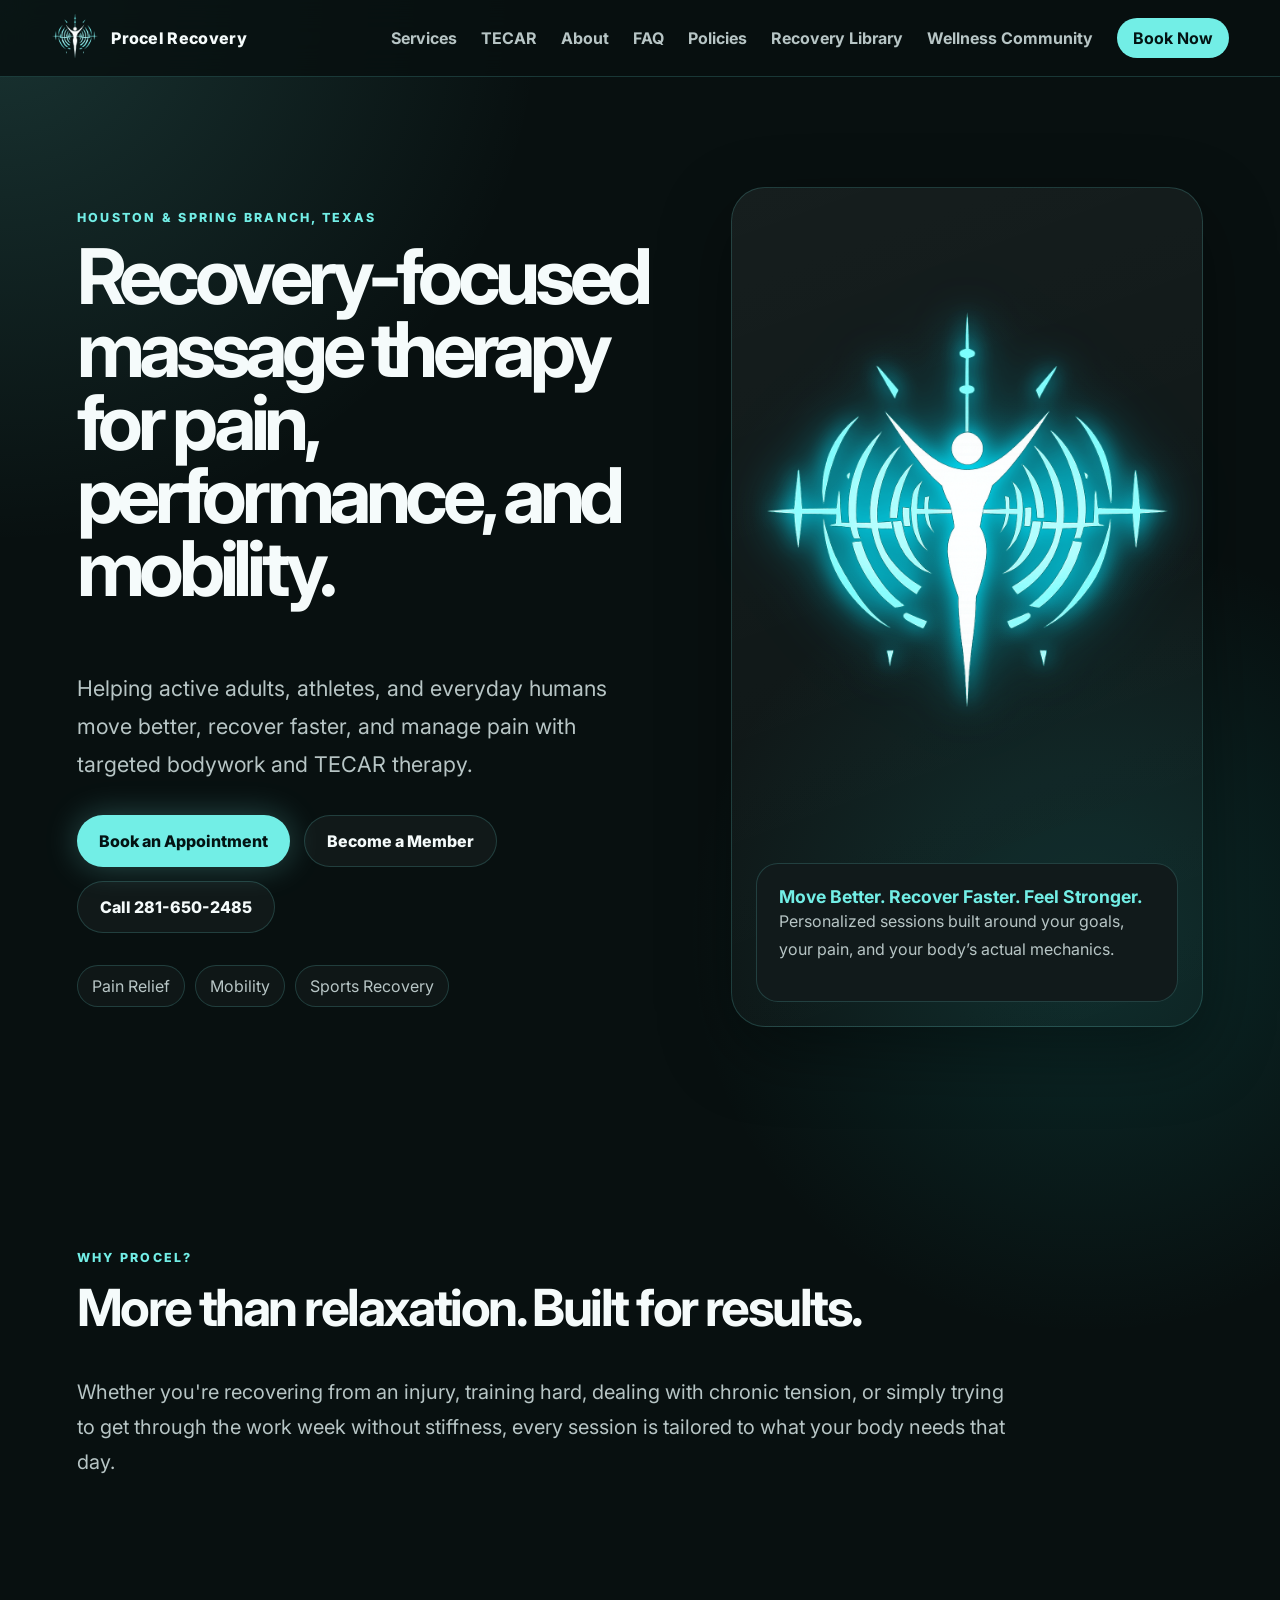
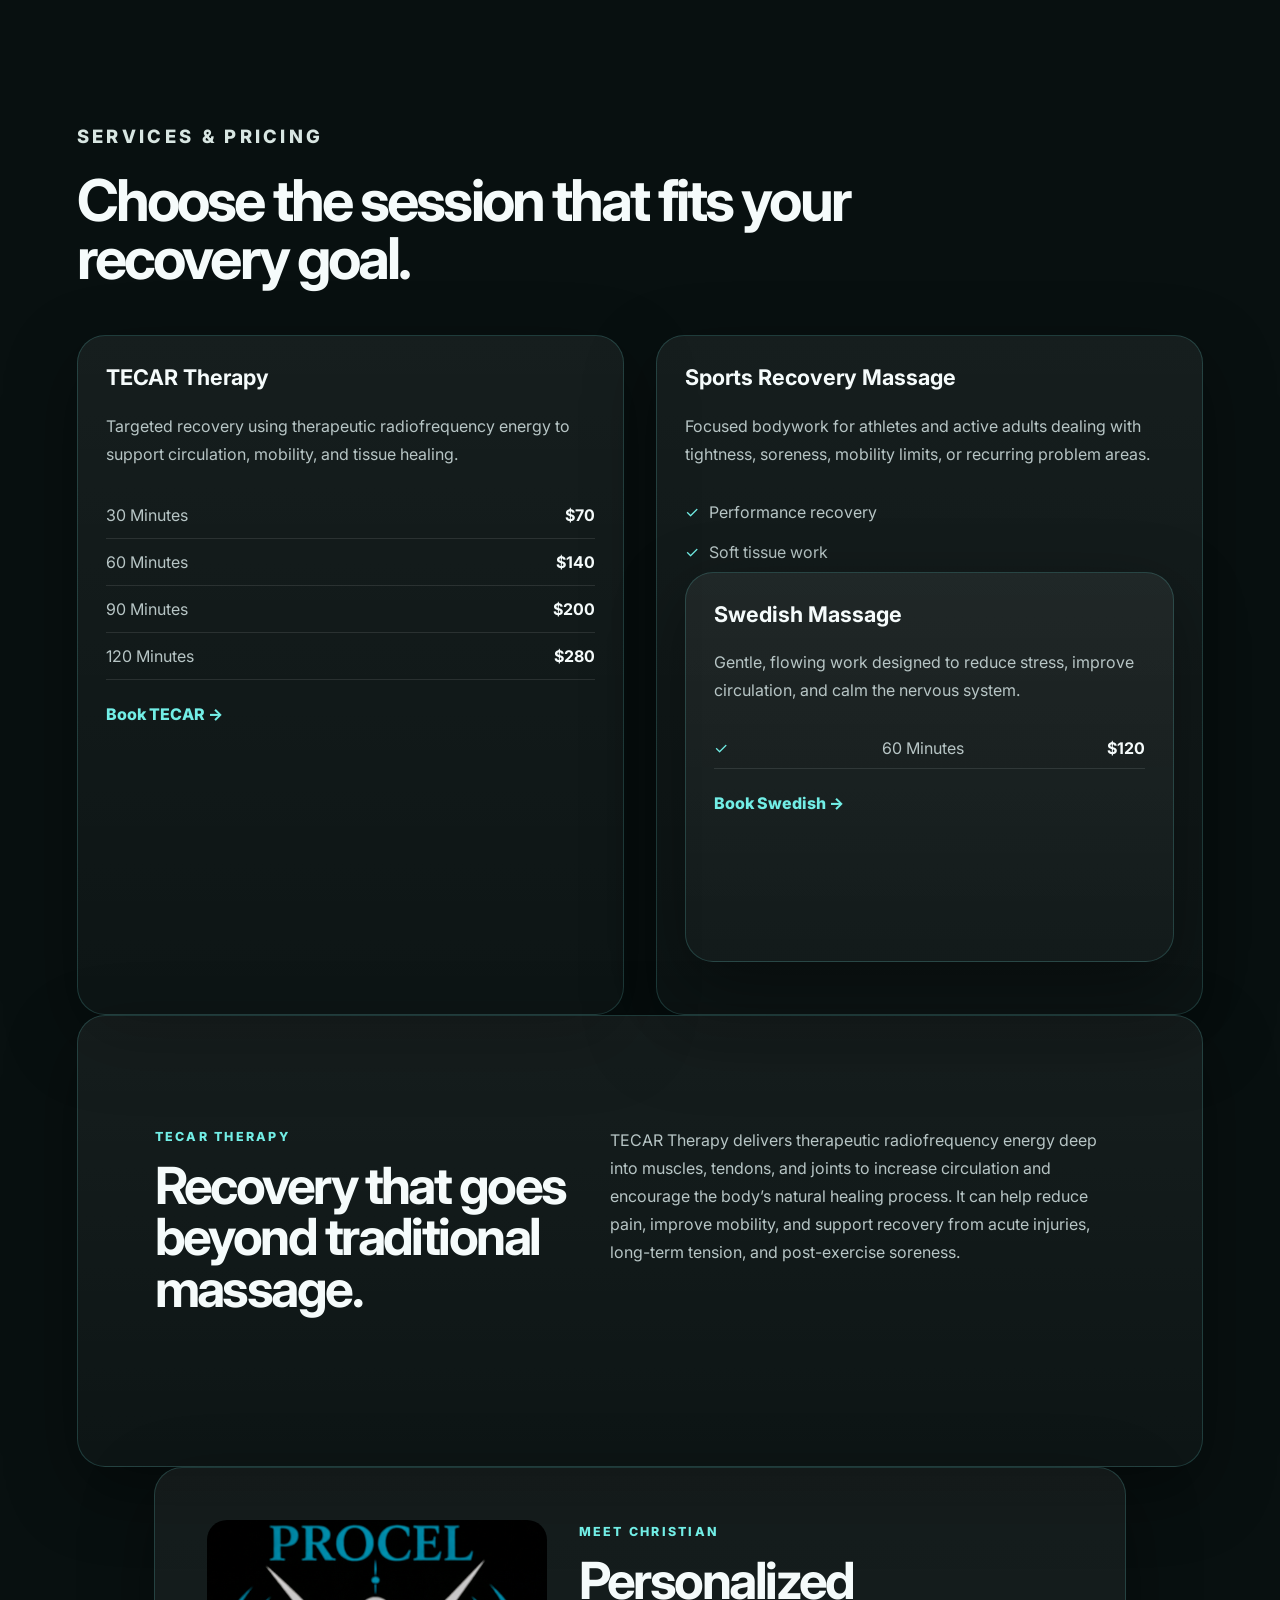
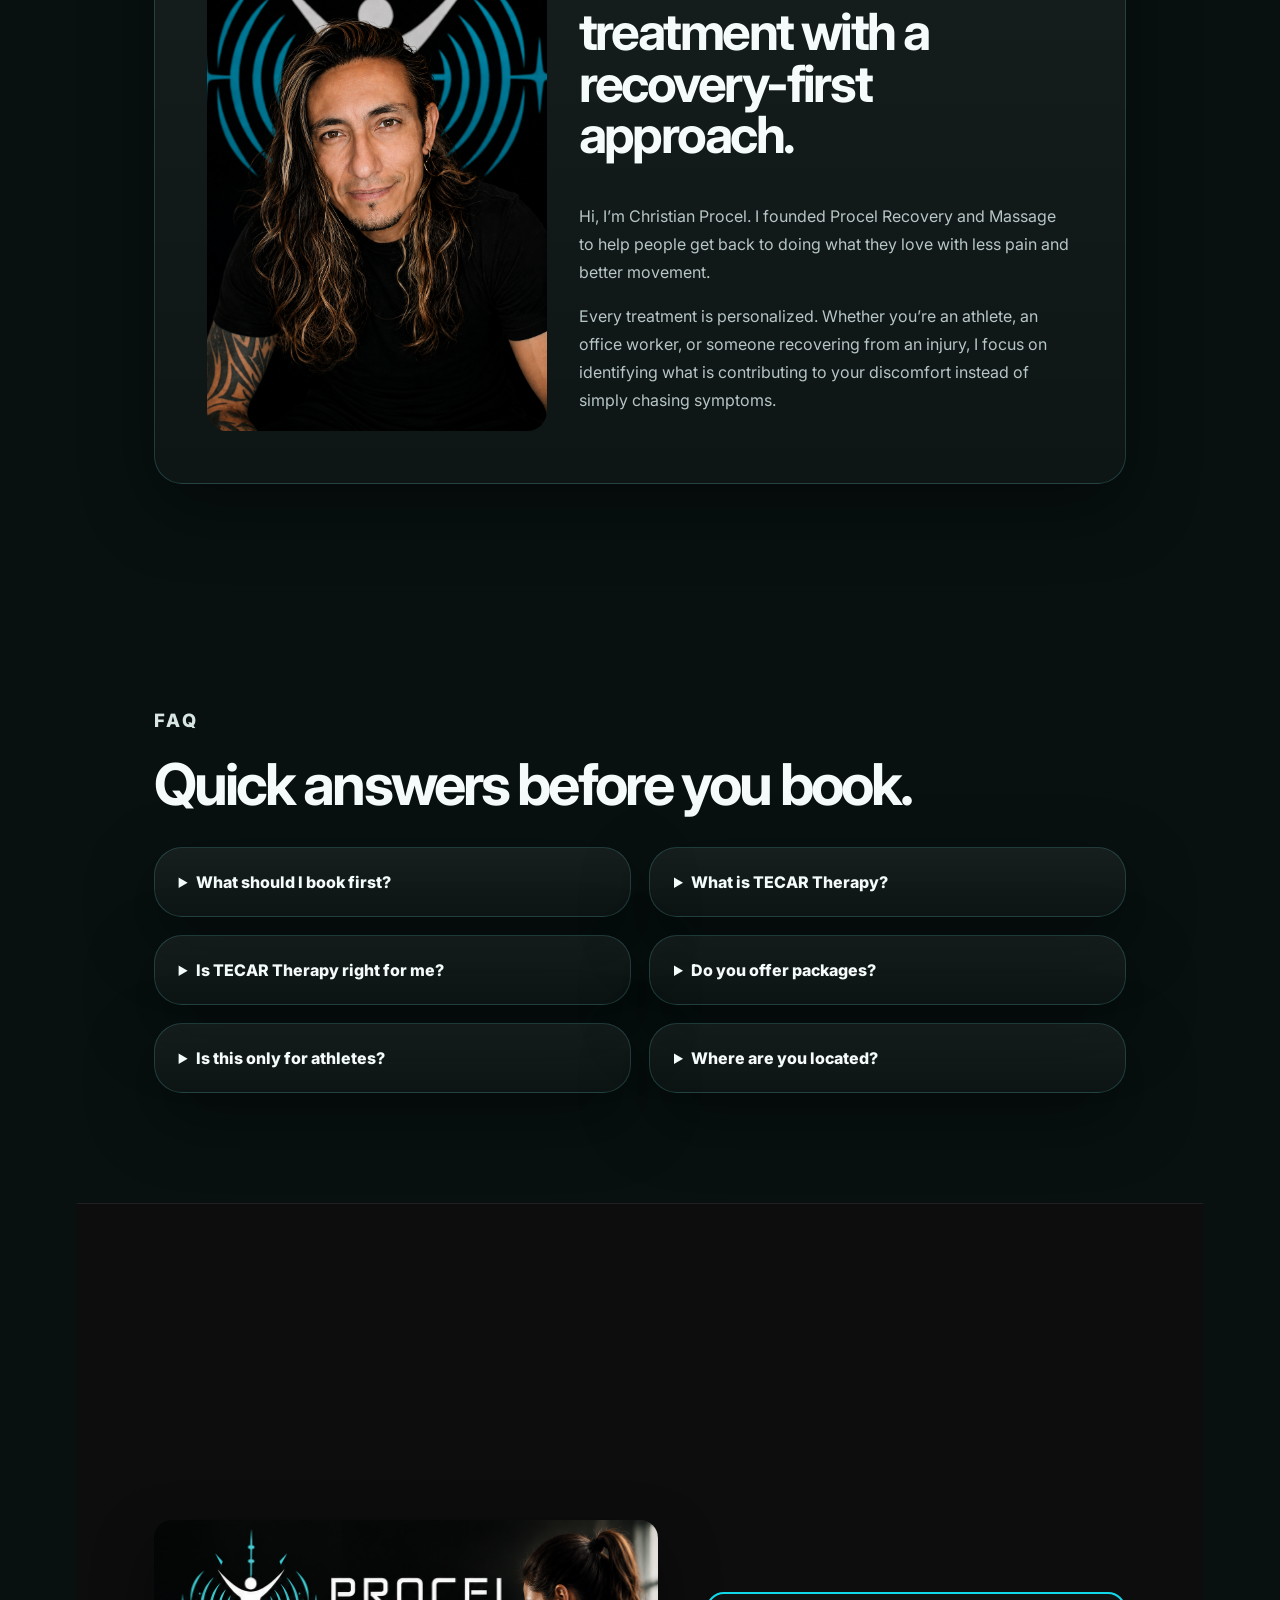
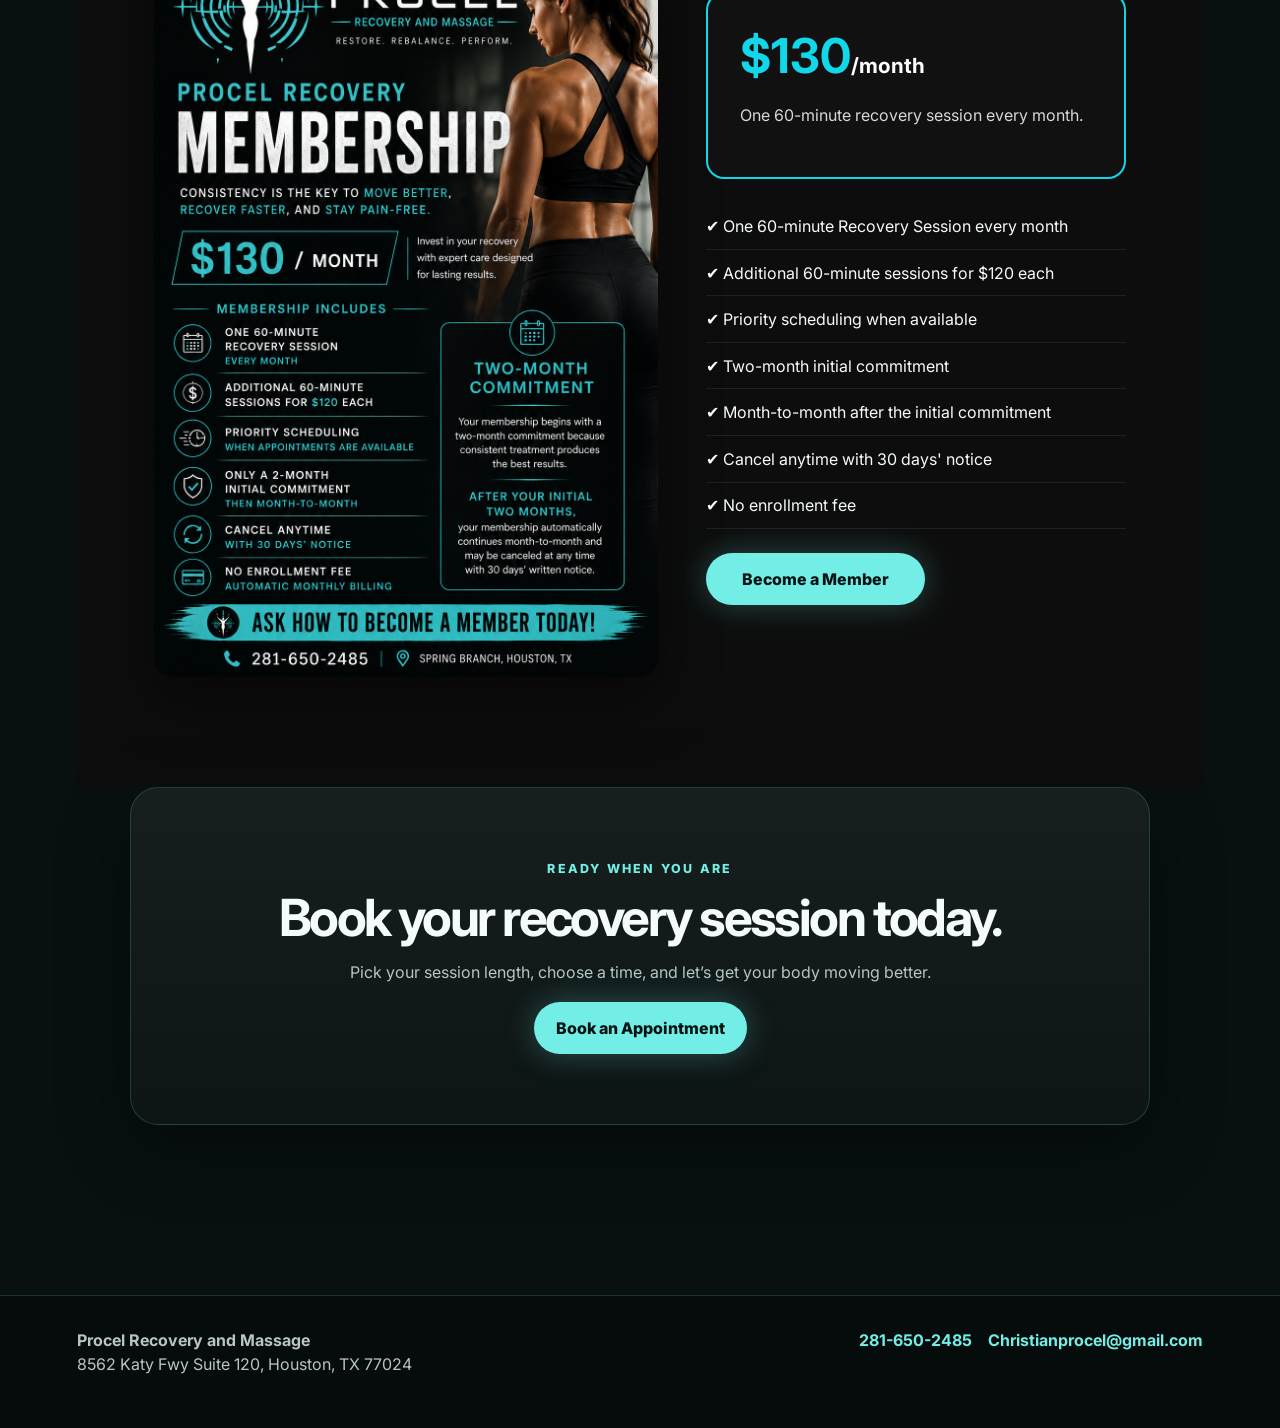
<file: index.html>
<!DOCTYPE html>
<html lang="en">
<head>
  <!-- Google tag (gtag.js) -->
<script async src="https://www.googletagmanager.com/gtag/js?id=G-RLYZJTH4BH"></script>
<script>
  window.dataLayer = window.dataLayer || [];
  function gtag(){dataLayer.push(arguments);}
  gtag('js', new Date());

  gtag('config', 'G-RLYZJTH4BH');
</script>
  <meta charset="UTF-8" />
  <meta name="viewport" content="width=device-width, initial-scale=1.0" />
  <title>Procel Recovery and Massage | Houston & Spring Branch</title>
  <meta name="description" content="Recovery-focused massage therapy in Houston and Spring Branch. TECAR therapy, sports recovery, mobility work, pain relief, and Swedish massage." />
  <link rel="preconnect" href="https://fonts.googleapis.com">
  <link rel="preconnect" href="https://fonts.gstatic.com" crossorigin>
  <link href="https://fonts.googleapis.com/css2?family=Inter:wght@400;500;600;700;800&display=swap" rel="stylesheet">
  <link rel="stylesheet" href="styles.css" />
</head>
<body>
  <header class="site-header">
    <a class="brand" href="#top" aria-label="Procel Recovery and Massage home">
      <img src="procel-logo.png" alt="Procel Recovery and Massage logo">
      <span>Procel Recovery</span>
    </a>
    <button class="nav-toggle" aria-label="Open menu">☰</button>
    <nav class="site-nav">
      <a href="#services">Services</a>
      <a href="#tecar">TECAR</a>
      <a href="#about">About</a>
      <a href="#faq">FAQ</a>
      <a href="policies.html">Policies</a>
      <a href="recovery-library.html">Recovery Library</a>
      <a href="partners.html">Wellness Community</a>
      <a class="nav-book" href="https://ProcelRecovery.as.me/">Book Now</a>
    </nav>
  </header>

  <main id="top">
    <section class="hero section-pad">
      <div class="hero-copy reveal">
        <p class="eyebrow">Houston & Spring Branch, Texas</p>
        <h1>Recovery-focused massage therapy for pain, performance, and mobility.</h1>
        <p class="hero-text">Helping active adults, athletes, and everyday humans move better, recover faster, and manage pain with targeted bodywork and TECAR therapy.</p>
        <div class="hero-actions">
          <a class="button primary" href="https://ProcelRecovery.as.me/">Book an Appointment</a>
          <a class="button secondary" href="#membership">Become a Member</a>
          <a class="button secondary" href="tel:2816502485">Call 281-650-2485</a>
        </div>
        <div class="trust-row">
          <span>Pain Relief</span>
          <span>Mobility</span>
          <span>Sports Recovery</span>
        </div>
      </div>
      <div class="hero-card reveal">
        <img src="procel-logo.png" alt="Procel Recovery and Massage">
        <div class="pulse-card">
          <strong>Move Better. Recover Faster. Feel Stronger.</strong>
          <p>Personalized sessions built around your goals, your pain, and your body’s actual mechanics.</p>
        </div>
      </div>
    </section>

    <section class="section-pad intro reveal">
      <p class="eyebrow">Why Procel?</p>
      <h2>More than relaxation. Built for results.</h2>
      <p>Whether you're recovering from an injury, training hard, dealing with chronic tension, or simply trying to get through the work week without stiffness, every session is tailored to what your body needs that day.</p>
    </section>

    <section id="services" class="section-pad services">
      <div class="section-heading reveal">
        <p class="eyebrow">Services & Pricing</p>
        <h2>Choose the session that fits your recovery goal.</h2>
      </div>
      <div class="cards">
        <article class="service-card reveal">
          <h3>TECAR Therapy</h3>
          <p>Targeted recovery using therapeutic radiofrequency energy to support circulation, mobility, and tissue healing.</p>
          <ul class="price-list">
            <li><span>30 Minutes</span><strong>$70</strong></li>
            <li><span>60 Minutes</span><strong>$140</strong></li>
            <li><span>90 Minutes</span><strong>$200</strong></li>
            <li><span>120 Minutes</span><strong>$280</strong></li>
          </ul>
          <a class="text-link" href="https://ProcelRecovery.as.me/">Book TECAR →</a>
        </article>

        <article class="service-card reveal">
          <h3>Sports Recovery Massage</h3>
          <p>Focused bodywork for athletes and active adults dealing with tightness, soreness, mobility limits, or recurring problem areas.</p>
          <ul class="check-list">
            <li>Performance recovery</li>
            <li>Soft tissue work</li>
           <article class="service-card reveal">
  <h3>Swedish Massage</h3>
  <p>Gentle, flowing work designed to reduce stress, improve circulation, and calm the nervous system.</p>
  <ul class="price-list">
    <li><span>60 Minutes</span><strong>$120</strong></li>
  </ul>
  <a class="text-link" href="https://ProcelRecovery.as.me/">Book Swedish →</a>
</article>

      </div>
    <section id="tecar" class="section-pad tecar reveal">
  <div>
    <p class="eyebrow">TECAR Therapy</p>
    <h2>Recovery that goes beyond traditional massage.</h2>
  </div>

  <p>TECAR Therapy delivers therapeutic radiofrequency energy deep into muscles, tendons, and joints to increase circulation and encourage the body’s natural healing process. It can help reduce pain, improve mobility, and support recovery from acute injuries, long-term tension, and post-exercise soreness.</p>
</section>

<section id="about" class="section-pad about">
  <div class="about-box about-profile reveal">

    <div class="about-photo">
      <img src="Christian-Procel.png" alt="Christian Procel, founder of Procel Recovery and Massage">
    </div>

    <div class="about-content">
      <p class="eyebrow">Meet Christian</p>
      <h2>Personalized treatment with a recovery-first approach.</h2>

      <p>Hi, I’m Christian Procel. I founded Procel Recovery and Massage to help people get back to doing what they love with less pain and better movement.</p>

      <p>Every treatment is personalized. Whether you’re an athlete, an office worker, or someone recovering from an injury, I focus on identifying what is contributing to your discomfort instead of simply chasing symptoms.</p>
    </div>

  </div>
</section>
    <section id="faq" class="section-pad faq">
      <div class="section-heading reveal">
        <p class="eyebrow">FAQ</p>
        <h2>Quick answers before you book.</h2>
      </div>
      <div class="faq-grid">
        <details class="reveal">
          <summary>What should I book first?</summary>
          <p>If you are unsure, start with 60 minutes. Choose 90 or 120 minutes for multiple problem areas or deeper recovery work.</p>
        </details>
        <details class="reveal">
          <summary>What is TECAR Therapy?</summary>
          <p>TECAR uses therapeutic radiofrequency energy to create deep tissue warmth, improve circulation, and support natural recovery.</p>
        </details>
  <details class="reveal"><summary>Is TECAR Therapy right for me?</summary>
  <p>
    TECAR Therapy is safe and effective for many people, but it is not appropriate for everyone.
    TECAR may not be recommended if you have a pacemaker or implanted electronic device, are pregnant,
    have active cancer in the treatment area, an active infection or fever, uncontrolled bleeding or a
    bleeding disorder, severe loss of sensation in the treatment area, or certain metal implants depending
    on their location and the treatment area.
  </p>
  <p>
    Before every session, we will review your health history to make sure TECAR Therapy is appropriate
    for you. If there are any concerns, I can discuss alternative treatment options or adjust your session.
  </p>
</details>

<details class="reveal">
  <summary>Do you offer packages?</summary>
  <p>
    Yes. I offer a package of 5 one-hour sessions for $600 and a package of
    5 ninety-minute sessions for $900.
  </p>
  <p>
    Packages are a great option for clients recovering from an injury, managing chronic pain,
    or working toward long-term mobility goals.
  </p>
</details>
      <details class="reveal">
  <summary>Is this only for athletes?</summary>
  <p>No. Athletes love recovery work, but this is also for people with desk tension, chronic tightness, stress, and everyday aches.</p>
</details>
        <details class="reveal">
          <summary>Where are you located?</summary>
          <p>8562 Katy Fwy Suite 120, Houston, TX 77024, serving Houston and Spring Branch.</p>
        </details>
      </div>
    </section>
<section id="membership" class="section-pad membership">

    <div class="section-heading reveal">
        <p class="eyebrow">Membership</p>
        <h2>Recover Better. Save More.</h2>
        <p>
            For clients who want consistent care and long-term results.
        </p>
    </div>

    <div class="membership-grid">

        <div class="membership-image reveal">
            <img src="membership-flyer.png" alt="Procel Recovery Membership">
        </div>

        <div class="membership-details reveal">

            <div class="price-box">
                <h3>$130<span>/month</span></h3>
                <p>One 60-minute recovery session every month.</p>
            </div>

            <ul class="membership-list">
                <li>✔ One 60-minute Recovery Session every month</li>
                <li>✔ Additional 60-minute sessions for $120 each</li>
                <li>✔ Priority scheduling when available</li>
                <li>✔ Two-month initial commitment</li>
                <li>✔ Month-to-month after the initial commitment</li>
                <li>✔ Cancel anytime with 30 days' notice</li>
                <li>✔ No enrollment fee</li>
            </ul>

            <a class="button primary"
               href="https://ProcelRecovery.as.me/"
               target="_blank">
               Become a Member
            </a>

        </div>

    </div>

</section>
    <section class="cta section-pad reveal">
      <p class="eyebrow">Ready when you are</p>
      <h2>Book your recovery session today.</h2>
      <p>Pick your session length, choose a time, and let’s get your body moving better.</p>
      <a class="button primary" href="https://ProcelRecovery.as.me/">Book an Appointment</a>
    </section>
  </main>

  <footer class="site-footer">
    <div>
      <strong>Procel Recovery and Massage</strong>
      <p>8562 Katy Fwy Suite 120, Houston, TX 77024</p>
    </div>
    <div class="footer-links">
      <a href="tel:2816502485">281-650-2485</a>
      <a href="mailto:Christianprocel@gmail.com">Christianprocel@gmail.com</a>
    </div>
  </footer>

  <script src="script.js"></script>
</body>
</html>
</file>
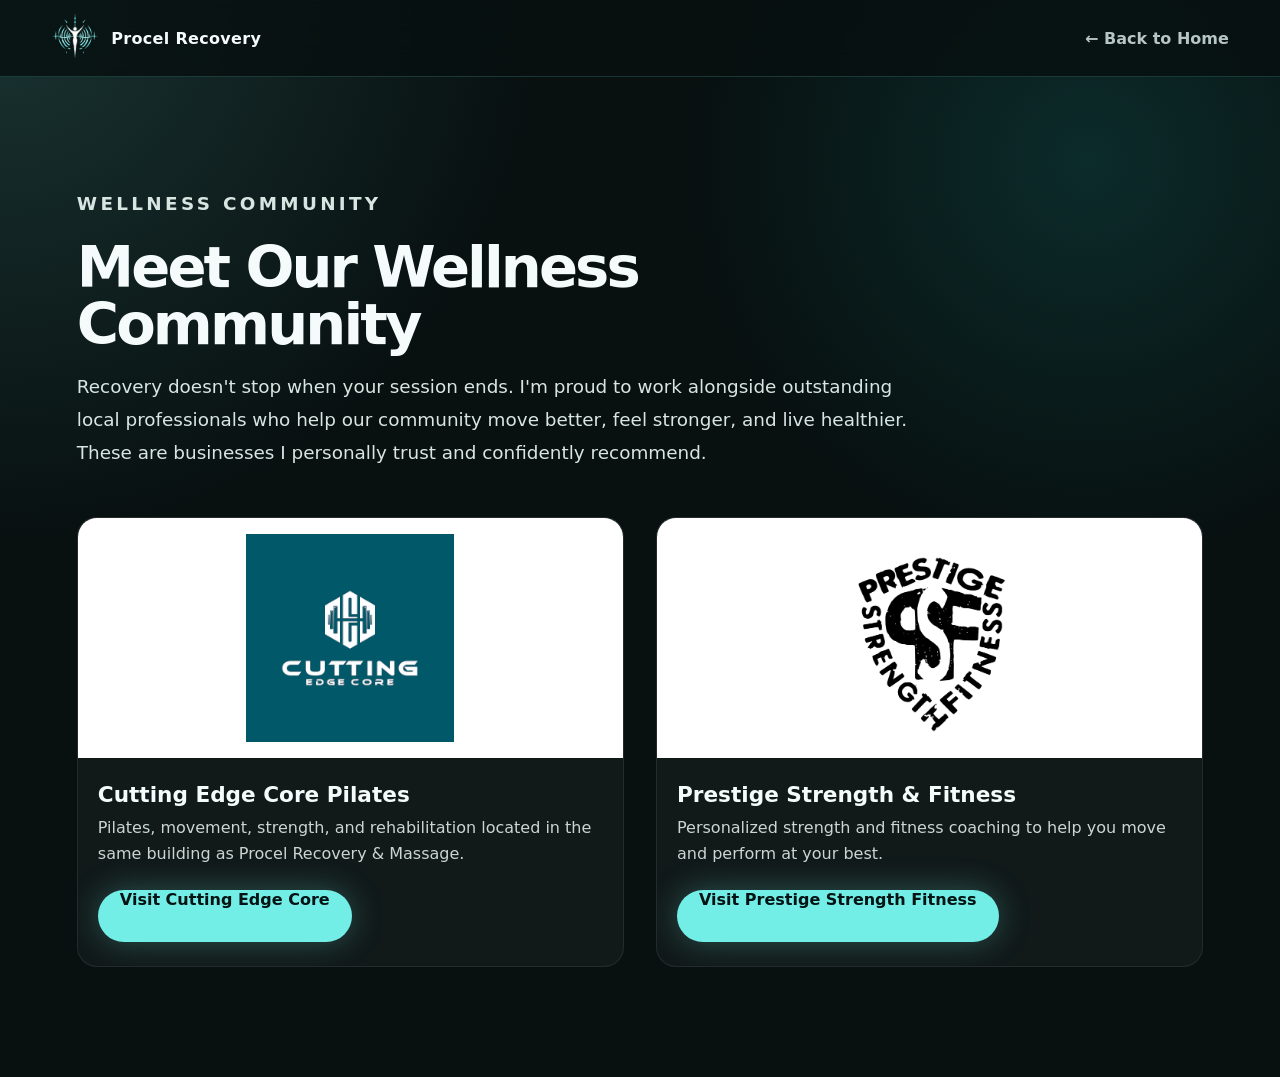
<file: partners.html>
<!DOCTYPE html>
<html lang="en">
<head>
    <!-- Google tag (gtag.js) -->
<script async src="https://www.googletagmanager.com/gtag/js?id=G-RLYZJTH4BH"></script>
<script>
  window.dataLayer = window.dataLayer || [];
  function gtag(){dataLayer.push(arguments);}
  gtag('js', new Date());

  gtag('config', 'G-RLYZJTH4BH');
</script>
    <meta charset="UTF-8">
    <meta name="viewport" content="width=device-width, initial-scale=1.0">
    <title>Wellness Community | Procel Recovery & Massage</title>
    <link rel="stylesheet" href="styles.css">
</head>

<body>

<header class="site-header">
    <a class="brand" href="index.html">
        <img src="procel-logo.png" alt="Procel Recovery Logo">
        <span>Procel Recovery</span>
    </a>

    <nav class="site-nav">
        <a href="index.html">← Back to Home</a>
    </nav>
</header>

<main class="section-pad">

<div class="section-heading">
    <p class="eyebrow">Wellness Community</p>
   <h2>Meet Our Wellness Community</h2>
    <p>
Recovery doesn't stop when your session ends. I'm proud to work alongside outstanding local professionals who help our community move better, feel stronger, and live healthier. These are businesses I personally trust and confidently recommend.
</p>
</div>

<div class="cards">

<div class="card">
    <img src="cutting-edge-logo.jpg" alt="Cutting Edge Core Pilates">

    <h3>Cutting Edge Core Pilates</h3>

    <p>
        Pilates, movement, strength, and rehabilitation located in the same
        building as Procel Recovery & Massage.
    </p>

    <a class="button primary"
       href="https://cuttingedgecore.com"
       target="_blank">
       Visit Cutting Edge Core
    </a>
</div>

<div class="card">
    <img src="prestige-logo.png" alt="Prestige Strength & Fitness">

    <h3>Prestige Strength & Fitness</h3>

    <p>
        Personalized strength and fitness coaching to help you move and perform
        at your best.
    </p>

    <a class="button primary"
       href="https://sites.google.com/prestige-sf.com/home"
       target="_blank">
       Visit Prestige Strength Fitness
    </a>
</div>

</div>

</main>
<script src="script.js"></script>
</body>
</html>
</file>
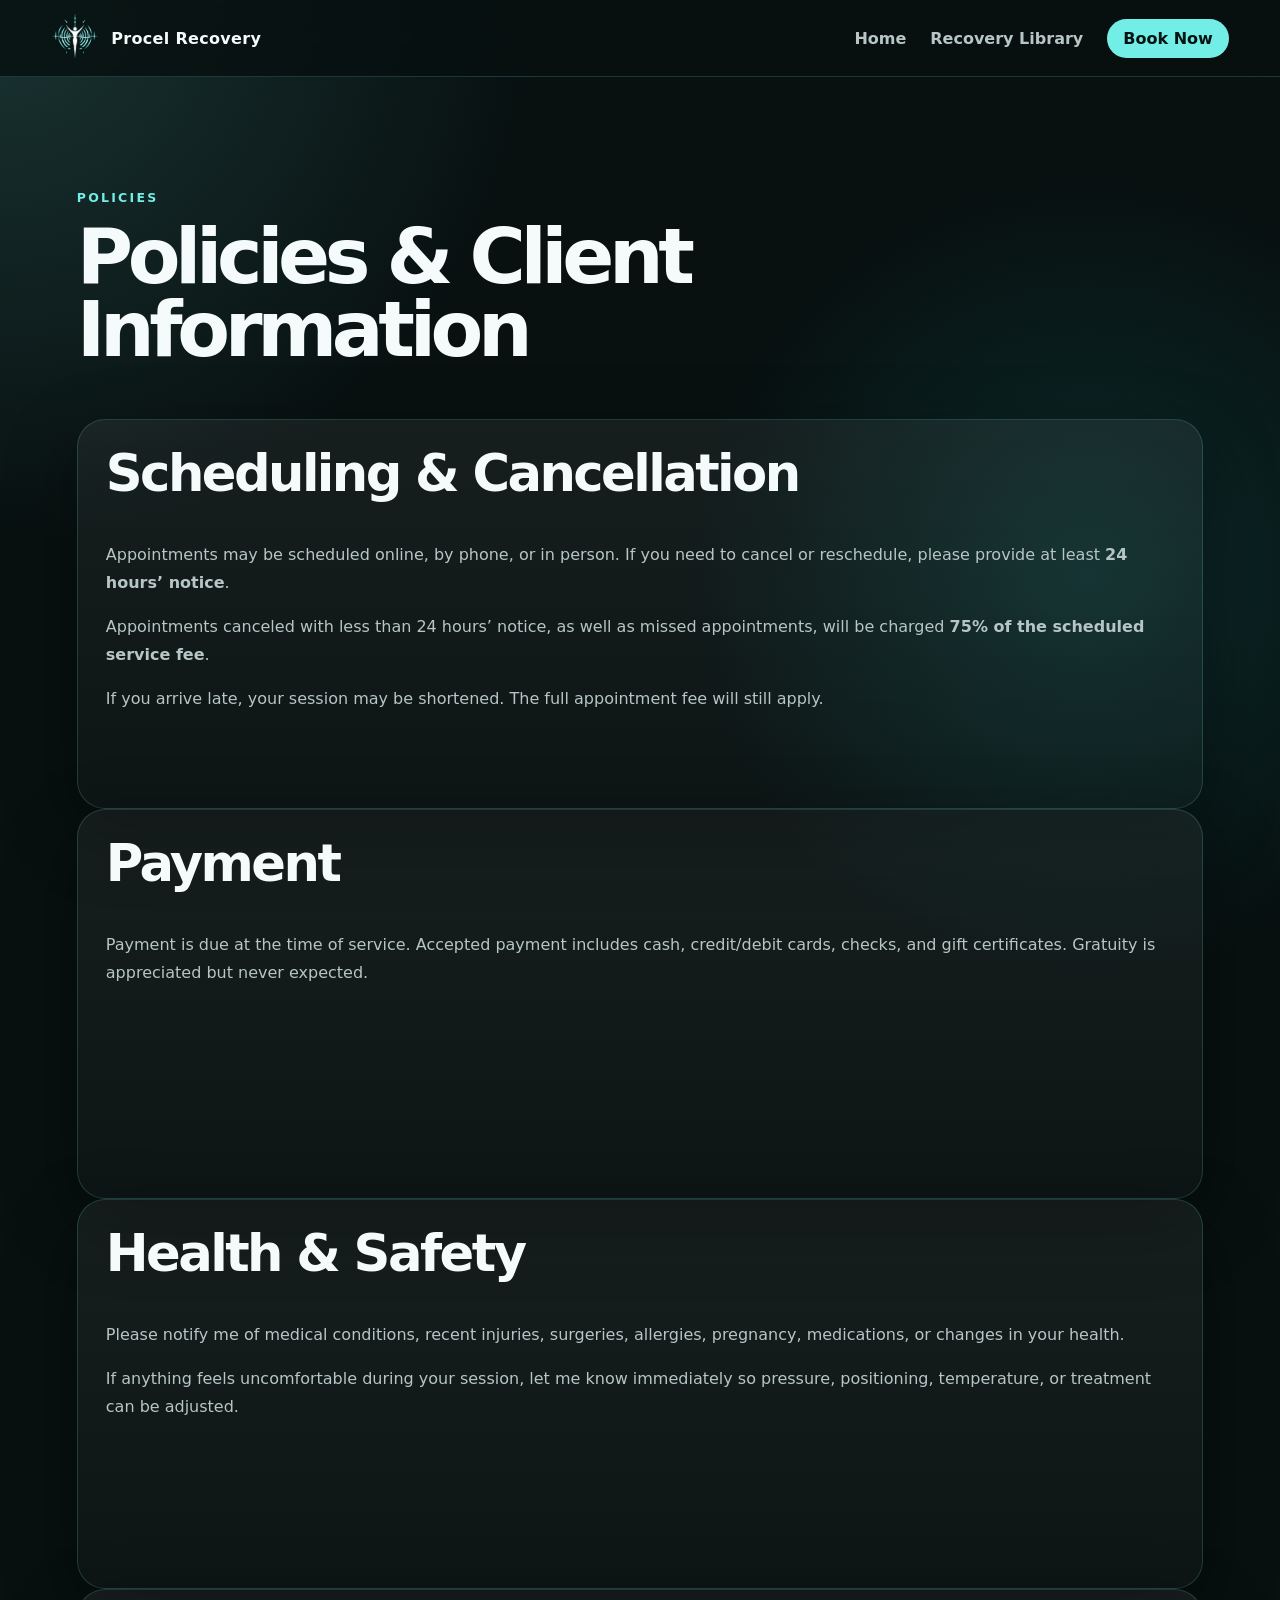
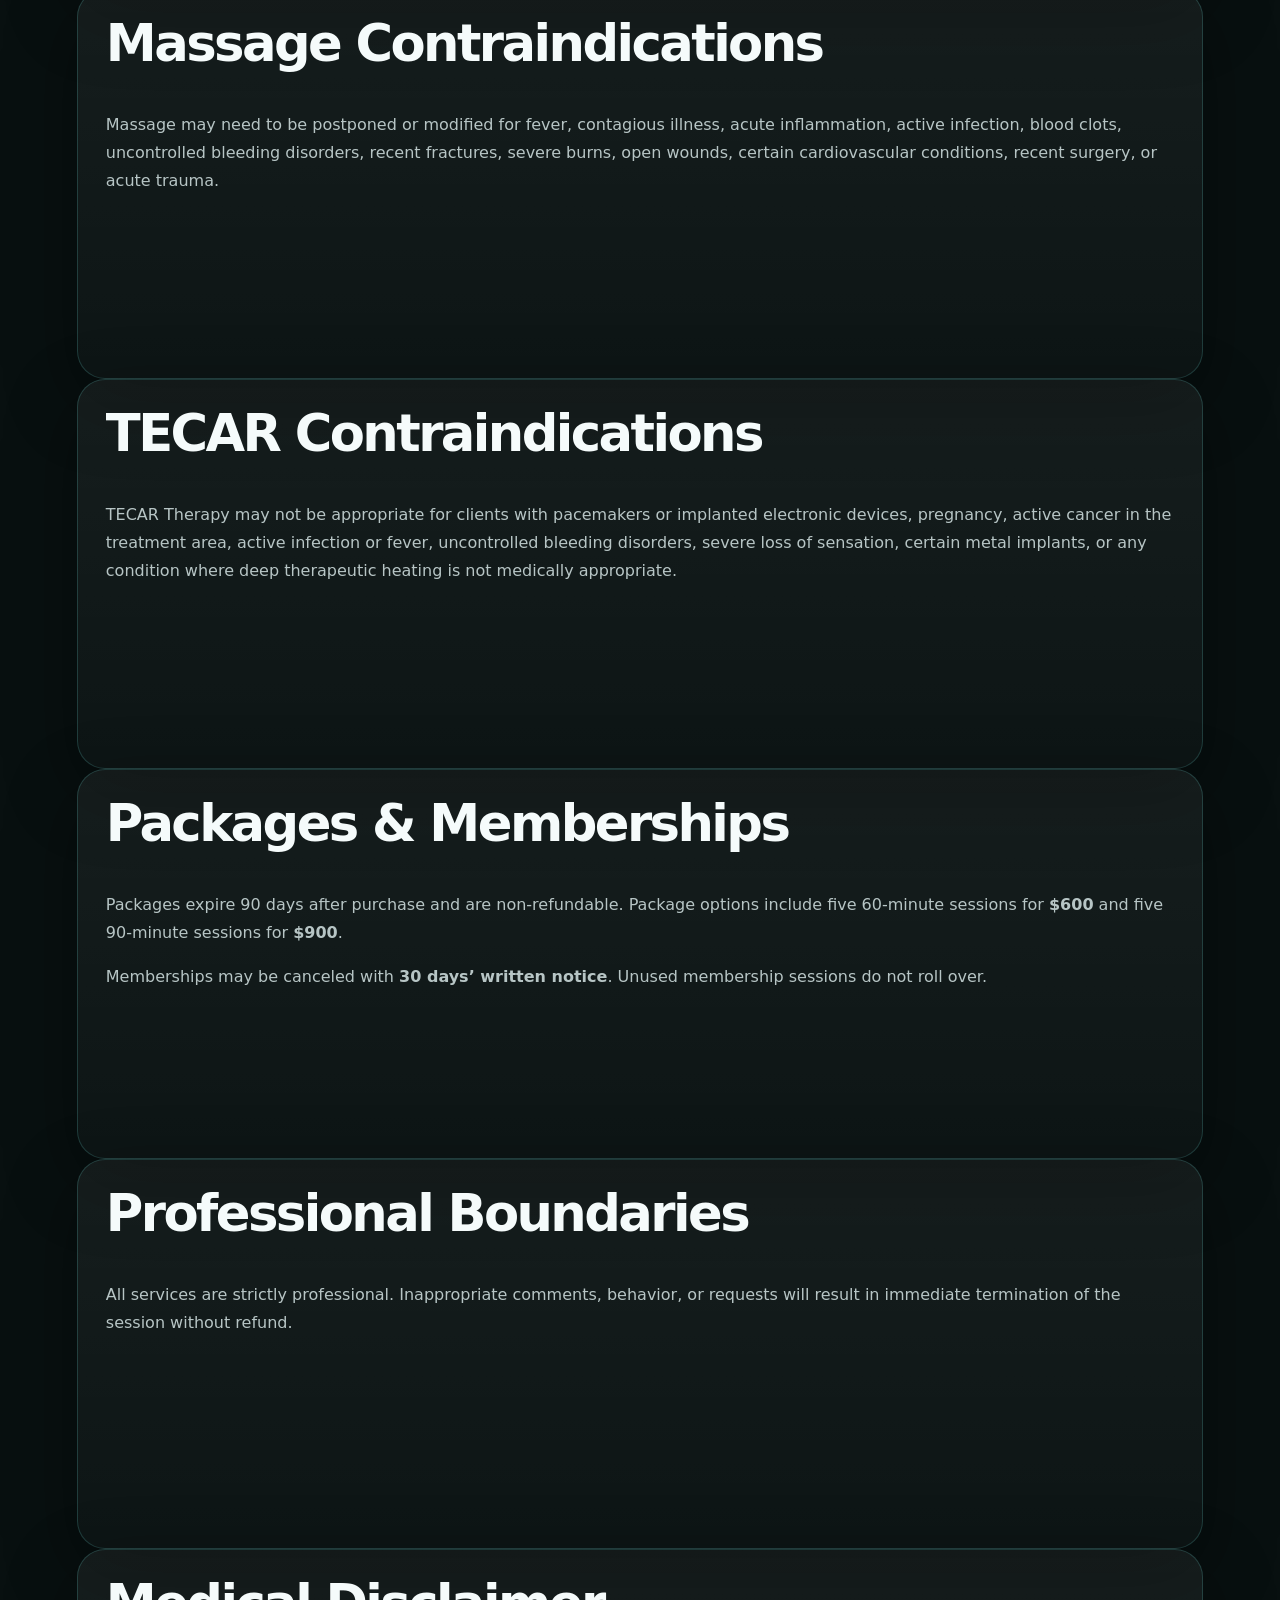
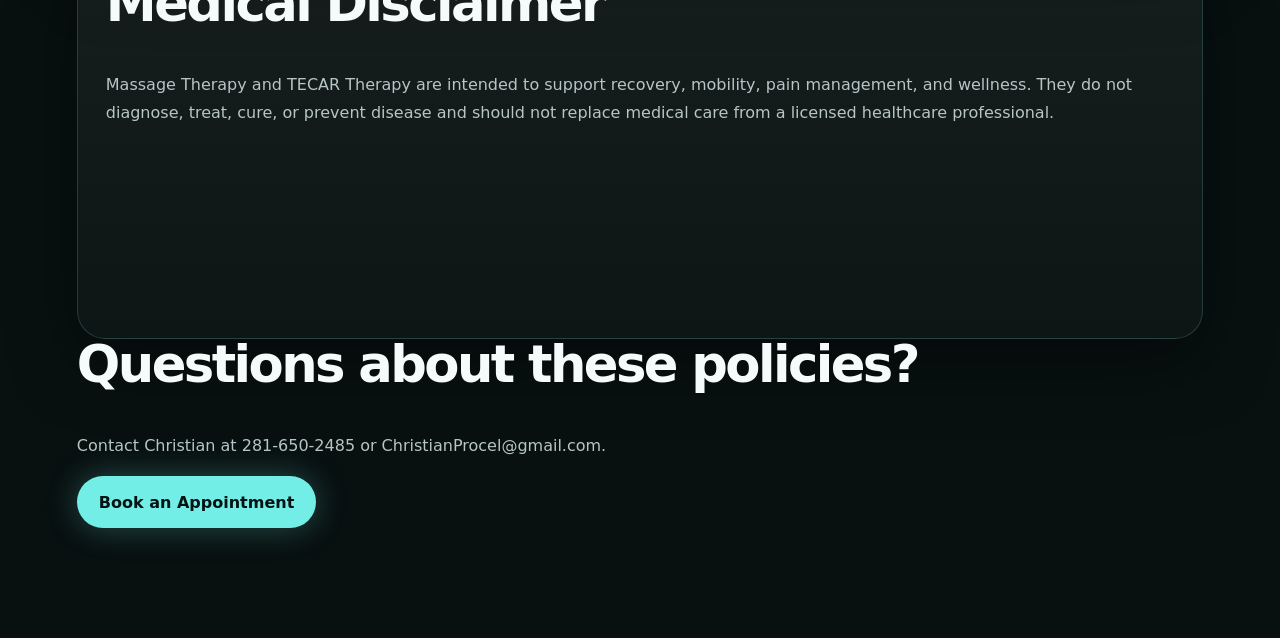
<file: policies.html>
<!DOCTYPE html>
<html lang="en">
<head>
  <!-- Google tag (gtag.js) -->
<script async src="https://www.googletagmanager.com/gtag/js?id=G-RLYZJTH4BH"></script>
<script>
  window.dataLayer = window.dataLayer || [];
  function gtag(){dataLayer.push(arguments);}
  gtag('js', new Date());

  gtag('config', 'G-RLYZJTH4BH');
</script>
  <meta charset="UTF-8">
  <meta name="viewport" content="width=device-width, initial-scale=1.0">
  <title>Policies | Procel Recovery</title>
  <link rel="stylesheet" href="styles.css">
</head>
<body>

<header class="site-header">
  <a class="brand" href="index.html">
    <img src="procel-logo.png" alt="Procel Recovery">
    <span>Procel Recovery</span>
  </a>

  <nav class="site-nav">
    <a href="index.html">Home</a>
    <a href="recovery-library.html">Recovery Library</a>
    <a class="nav-book" href="https://ProcelRecovery.as.me/">Book Now</a>
  </nav>
</header>

<main class="section-pad">
  <p class="eyebrow">POLICIES</p>
  <h1>Policies & Client Information</h1>

  <section class="service-card">
    <h2>Scheduling & Cancellation</h2>
    <p>Appointments may be scheduled online, by phone, or in person. If you need to cancel or reschedule, please provide at least <strong>24 hours’ notice</strong>.</p>
    <p>Appointments canceled with less than 24 hours’ notice, as well as missed appointments, will be charged <strong>75% of the scheduled service fee</strong>.</p>
    <p>If you arrive late, your session may be shortened. The full appointment fee will still apply.</p>
  </section>

  <section class="service-card">
    <h2>Payment</h2>
    <p>Payment is due at the time of service. Accepted payment includes cash, credit/debit cards, checks, and gift certificates. Gratuity is appreciated but never expected.</p>
  </section>

  <section class="service-card">
    <h2>Health & Safety</h2>
    <p>Please notify me of medical conditions, recent injuries, surgeries, allergies, pregnancy, medications, or changes in your health.</p>
    <p>If anything feels uncomfortable during your session, let me know immediately so pressure, positioning, temperature, or treatment can be adjusted.</p>
  </section>

  <section class="service-card">
    <h2>Massage Contraindications</h2>
    <p>Massage may need to be postponed or modified for fever, contagious illness, acute inflammation, active infection, blood clots, uncontrolled bleeding disorders, recent fractures, severe burns, open wounds, certain cardiovascular conditions, recent surgery, or acute trauma.</p>
  </section>

  <section class="service-card">
    <h2>TECAR Contraindications</h2>
    <p>TECAR Therapy may not be appropriate for clients with pacemakers or implanted electronic devices, pregnancy, active cancer in the treatment area, active infection or fever, uncontrolled bleeding disorders, severe loss of sensation, certain metal implants, or any condition where deep therapeutic heating is not medically appropriate.</p>
  </section>

  <section class="service-card">
    <h2>Packages & Memberships</h2>
    <p>Packages expire 90 days after purchase and are non-refundable. Package options include five 60-minute sessions for <strong>$600</strong> and five 90-minute sessions for <strong>$900</strong>.</p>
    <p>Memberships may be canceled with <strong>30 days’ written notice</strong>. Unused membership sessions do not roll over.</p>
  </section>

  <section class="service-card">
    <h2>Professional Boundaries</h2>
    <p>All services are strictly professional. Inappropriate comments, behavior, or requests will result in immediate termination of the session without refund.</p>
  </section>

  <section class="service-card">
    <h2>Medical Disclaimer</h2>
    <p>Massage Therapy and TECAR Therapy are intended to support recovery, mobility, pain management, and wellness. They do not diagnose, treat, cure, or prevent disease and should not replace medical care from a licensed healthcare professional.</p>
  </section>

  <section class="cta-card">
    <h2>Questions about these policies?</h2>
    <p>Contact Christian at 281-650-2485 or ChristianProcel@gmail.com.</p>
    <a class="button primary" href="https://ProcelRecovery.as.me/">Book an Appointment</a>
  </section>
</main>

</body>
</html>
</file>
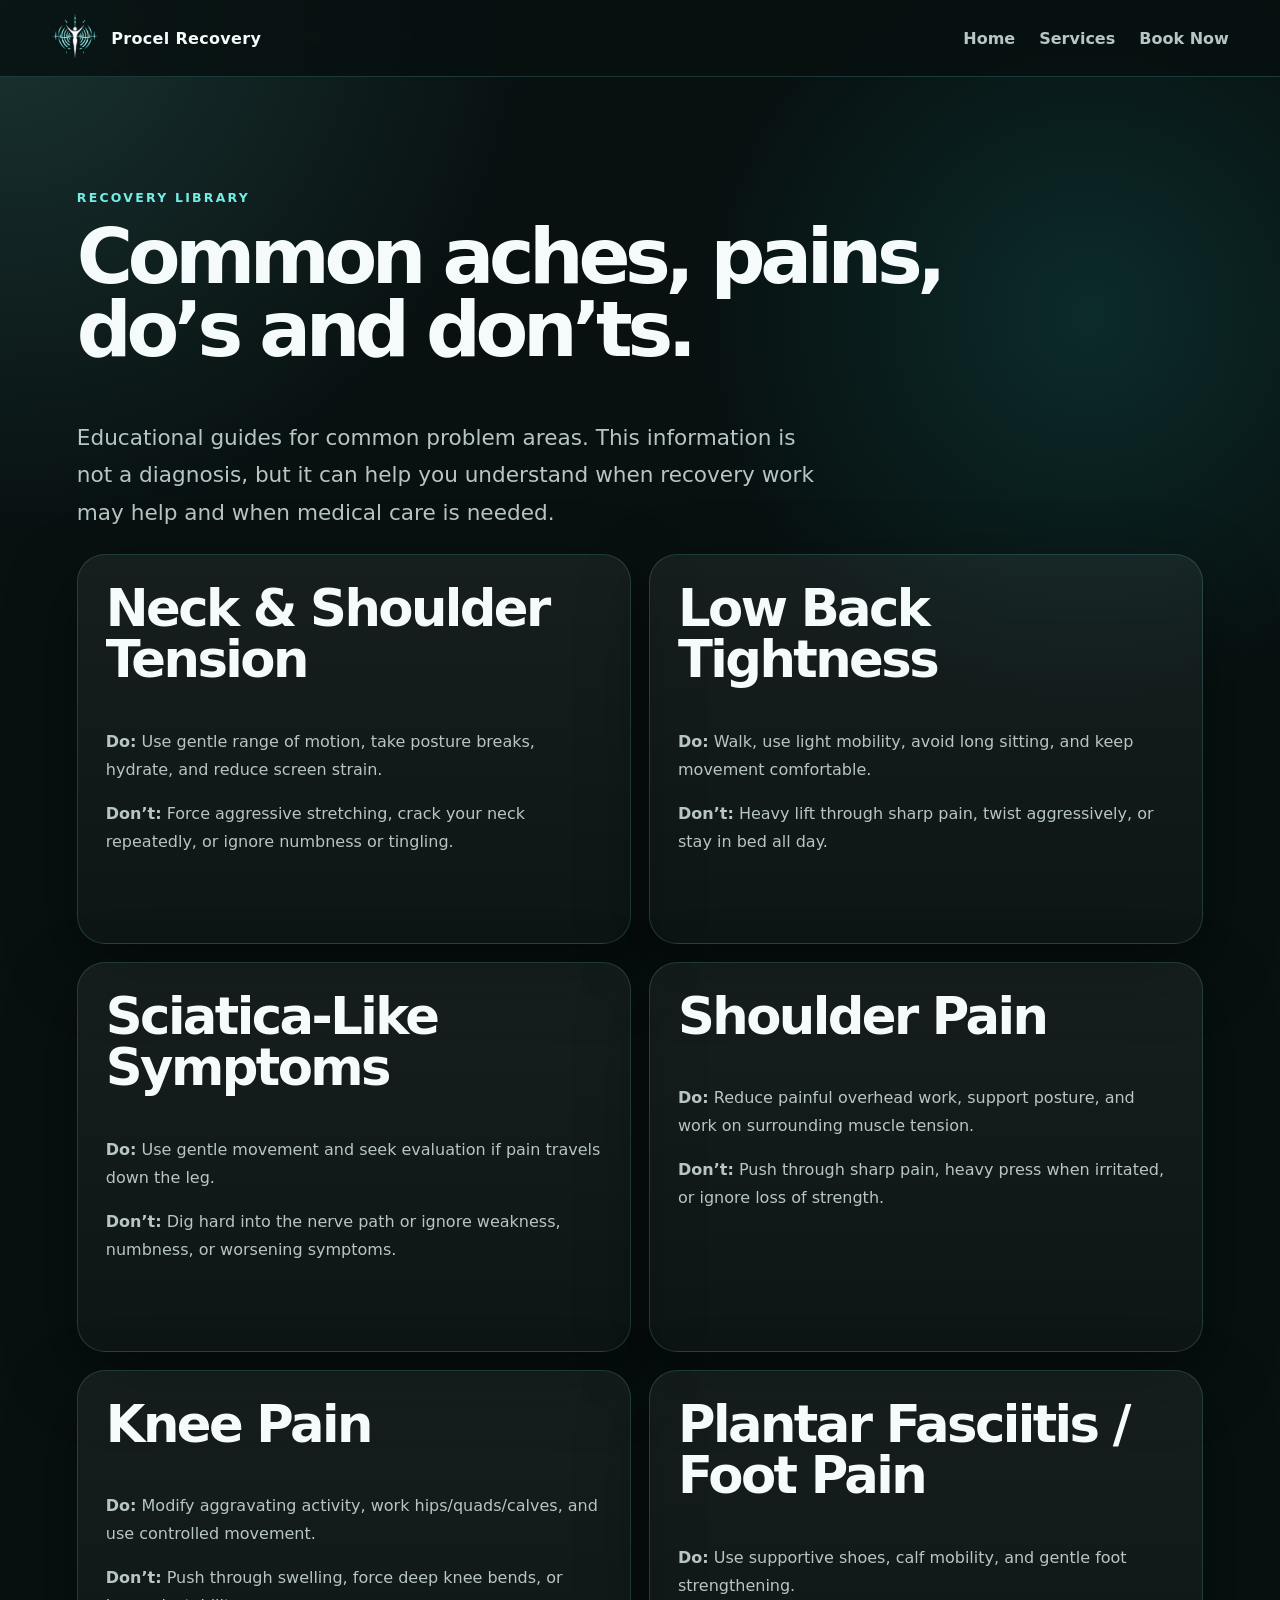
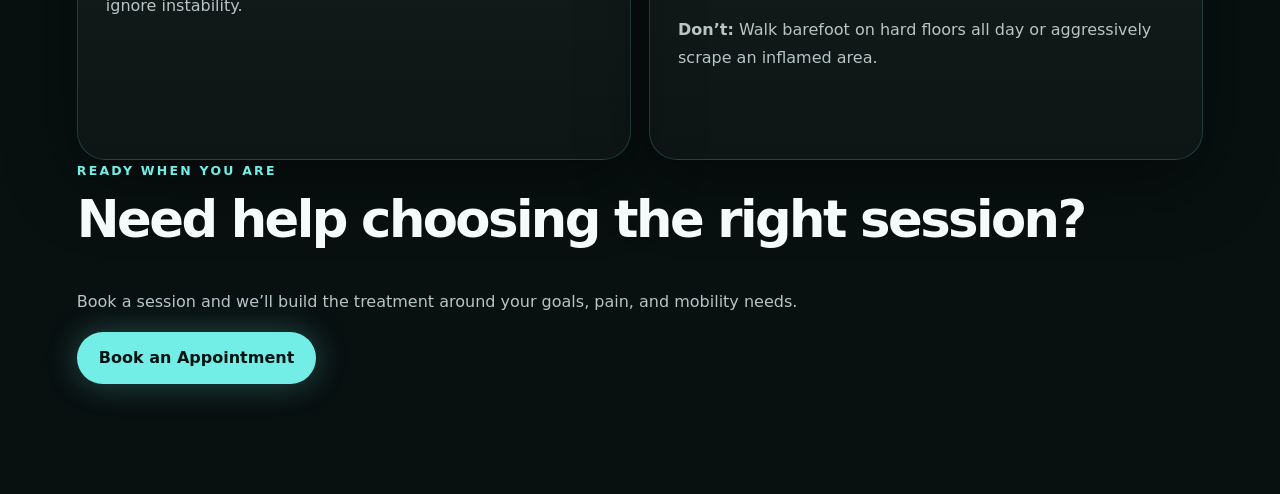
<file: recovery-library.html>
<!DOCTYPE html>
<html lang="en">
<head>
  <!-- Google tag (gtag.js) -->
<script async src="https://www.googletagmanager.com/gtag/js?id=G-RLYZJTH4BH"></script>
<script>
  window.dataLayer = window.dataLayer || [];
  function gtag(){dataLayer.push(arguments);}
  gtag('js', new Date());

  gtag('config', 'G-RLYZJTH4BH');
</script>
  <meta charset="UTF-8" />
  <meta name="viewport" content="width=device-width, initial-scale=1.0" />
  <title>Recovery Library | Procel Recovery</title>
  <link rel="stylesheet" href="styles.css" />
</head>
<body>
  <header class="site-header">
    <a class="brand" href="index.html">
      <img src="procel-logo.png" alt="Procel Recovery logo" />
      <span>Procel Recovery</span>
    </a>
    <nav class="site-nav">
      <a href="index.html">Home</a>
      <a href="index.html#services">Services</a>
      <a href="https://ProcelRecovery.as.me/">Book Now</a>
    </nav>
  </header>

  <main class="section-pad">
    <p class="eyebrow">Recovery Library</p>
    <h1>Common aches, pains, do’s and don’ts.</h1>
    <p class="hero-text">
      Educational guides for common problem areas. This information is not a diagnosis,
      but it can help you understand when recovery work may help and when medical care is needed.
    </p>

    <section class="faq-grid">
      <article class="service-card">
        <h2>Neck & Shoulder Tension</h2>
        <p><strong>Do:</strong> Use gentle range of motion, take posture breaks, hydrate, and reduce screen strain.</p>
        <p><strong>Don’t:</strong> Force aggressive stretching, crack your neck repeatedly, or ignore numbness or tingling.</p>
      </article>

      <article class="service-card">
        <h2>Low Back Tightness</h2>
        <p><strong>Do:</strong> Walk, use light mobility, avoid long sitting, and keep movement comfortable.</p>
        <p><strong>Don’t:</strong> Heavy lift through sharp pain, twist aggressively, or stay in bed all day.</p>
      </article>

      <article class="service-card">
        <h2>Sciatica-Like Symptoms</h2>
        <p><strong>Do:</strong> Use gentle movement and seek evaluation if pain travels down the leg.</p>
        <p><strong>Don’t:</strong> Dig hard into the nerve path or ignore weakness, numbness, or worsening symptoms.</p>
      </article>

      <article class="service-card">
        <h2>Shoulder Pain</h2>
        <p><strong>Do:</strong> Reduce painful overhead work, support posture, and work on surrounding muscle tension.</p>
        <p><strong>Don’t:</strong> Push through sharp pain, heavy press when irritated, or ignore loss of strength.</p>
      </article>

      <article class="service-card">
        <h2>Knee Pain</h2>
        <p><strong>Do:</strong> Modify aggravating activity, work hips/quads/calves, and use controlled movement.</p>
        <p><strong>Don’t:</strong> Push through swelling, force deep knee bends, or ignore instability.</p>
      </article>

      <article class="service-card">
        <h2>Plantar Fasciitis / Foot Pain</h2>
        <p><strong>Do:</strong> Use supportive shoes, calf mobility, and gentle foot strengthening.</p>
        <p><strong>Don’t:</strong> Walk barefoot on hard floors all day or aggressively scrape an inflamed area.</p>
      </article>
    </section>

    <section class="cta-card">
      <p class="eyebrow">Ready when you are</p>
      <h2>Need help choosing the right session?</h2>
      <p>Book a session and we’ll build the treatment around your goals, pain, and mobility needs.</p>
      <a class="button primary" href="https://ProcelRecovery.as.me/">Book an Appointment</a>
    </section>
  </main>
</body>
</html>
</file>
<file: styles.css>
:root {
  --bg: #081010;
  --panel: #111a1b;
  --panel-2: #172223;
  --text: #f5fbfb;
  --muted: #b7c5c5;
  --teal: #72eee6;
  --teal-dark: #1aa7a1;
  --line: rgba(114, 238, 230, .18);
  --shadow: 0 24px 70px rgba(0,0,0,.38);
}

* { box-sizing: border-box; }
html { scroll-behavior: smooth; }
body {
  margin: 0;
  font-family: Inter, system-ui, -apple-system, BlinkMacSystemFont, "Segoe UI", sans-serif;
  color: var(--text);
  background:
    radial-gradient(circle at top left, rgba(114,238,230,.16), transparent 34rem),
    radial-gradient(circle at 85% 15%, rgba(26,167,161,.18), transparent 25rem),
    var(--bg);
}

a { color: inherit; }

.site-header {
  position: sticky;
  top: 0;
  z-index: 20;
  display: flex;
  align-items: center;
  justify-content: space-between;
  padding: 14px clamp(18px, 4vw, 56px);
  background: rgba(8,16,16,.84);
  border-bottom: 1px solid var(--line);
  backdrop-filter: blur(16px);
}

.brand {
  display: flex;
  align-items: center;
  gap: 12px;
  text-decoration: none;
  font-weight: 800;
  letter-spacing: .02em;
}
.brand img { width: 48px; height: 48px; object-fit: cover; border-radius: 10px; }

.site-nav { display: flex; align-items: center; gap: 24px; color: var(--muted); font-weight: 700; }
.site-nav a { text-decoration: none; }
.site-nav a:hover { color: var(--teal); }
.nav-book { padding: 10px 16px; color: #031313 !important; background: var(--teal); border-radius: 999px; }
.nav-toggle { display: none; background: none; color: var(--text); border: 0; font-size: 28px; }

.section-pad { padding: clamp(64px, 9vw, 110px) clamp(20px, 6vw, 88px); }
.hero { display: grid; grid-template-columns: 1.1fr .9fr; gap: clamp(36px, 6vw, 90px); align-items: center; min-height: 88vh; }
.eyebrow { color: var(--teal); text-transform: uppercase; letter-spacing: .18em; font-size: .78rem; font-weight: 800; }
h1, h2, h3, p { margin-top: 0; }
h1 { font-size: clamp(2.5rem, 6vw, 5.7rem); line-height: .95; letter-spacing: -.07em; max-width: 950px; }
h2 { font-size: clamp(2rem, 4vw, 3.8rem); line-height: 1; letter-spacing: -.05em; }
h3 { font-size: 1.35rem; }
p { color: var(--muted); line-height: 1.75; }
.hero-text { font-size: clamp(1.05rem, 2vw, 1.35rem); max-width: 740px; }
.hero-actions { display: flex; flex-wrap: wrap; gap: 14px; margin: 32px 0; }
.button { display: inline-flex; align-items: center; justify-content: center; min-height: 52px; padding: 0 22px; border-radius: 999px; text-decoration: none; font-weight: 800; }
.primary { background: var(--teal); color: #031313; box-shadow: 0 0 32px rgba(114,238,230,.28); }
.secondary { border: 1px solid var(--line); color: var(--text); background: rgba(255,255,255,.04); }
.trust-row { display: flex; flex-wrap: wrap; gap: 10px; color: var(--muted); }
.trust-row span { border: 1px solid var(--line); padding: 10px 14px; border-radius: 999px; background: rgba(255,255,255,.03); }
.hero-card { border: 1px solid var(--line); border-radius: 34px; padding: 24px; background: linear-gradient(160deg, rgba(255,255,255,.06), rgba(255,255,255,.02)); box-shadow: var(--shadow); }
.hero-card img { width: 100%; display: block; border-radius: 22px; }
.pulse-card { margin-top: 18px; padding: 22px; border-radius: 22px; background: var(--panel); border: 1px solid var(--line); }
.pulse-card strong { color: var(--teal); font-size: 1.1rem; }

.intro { max-width: 1100px; }
.intro p:last-child { font-size: 1.25rem; }
.section-heading { max-width: 850px; margin-bottom: 34px; }
.cards { display: grid; grid-template-columns: repeat(3, minmax(0, 1fr)); gap: 22px; }
.service-card, details, .about-box, .tecar, .cta {
  border: 1px solid var(--line);
  background: linear-gradient(180deg, rgba(255,255,255,.06), rgba(255,255,255,.025));
  border-radius: 28px;
  box-shadow: var(--shadow);
}
.service-card { padding: 28px; min-height: 390px; }
.price-list, .check-list { list-style: none; padding: 0; margin: 24px 0; }
.price-list li { display: flex; justify-content: space-between; gap: 18px; padding: 13px 0; border-bottom: 1px solid rgba(255,255,255,.1); color: var(--muted); }
.price-list strong { color: var(--text); }
.check-list li { padding: 10px 0; color: var(--muted); }
.check-list li::before { content: "✓"; color: var(--teal); margin-right: 10px; }
.text-link { color: var(--teal); text-decoration: none; font-weight: 800; }
.tecar { display: grid; grid-template-columns: .9fr 1.1fr; gap: 34px; align-items: start; }
.about { padding-top: 0; }
.about-box { max-width: 1000px; padding: clamp(28px, 5vw, 52px); }
.faq-grid { display: grid; grid-template-columns: repeat(2, minmax(0, 1fr)); gap: 18px; }
details { padding: 24px; }
summary { cursor: pointer; font-weight: 800; color: var(--text); }
details p { margin: 16px 0 0; }
.cta { text-align: center; max-width: 1020px; margin: 0 auto 60px; padding: clamp(36px, 6vw, 70px); }
.cta h2 { margin-bottom: 14px; }
.site-footer { display: flex; justify-content: space-between; gap: 22px; padding: 34px clamp(20px, 6vw, 88px); border-top: 1px solid var(--line); color: var(--muted); background: #060b0b; }
.footer-links { display: flex; flex-wrap: wrap; gap: 16px; }
.footer-links a { color: var(--teal); text-decoration: none; font-weight: 700; }
.reveal { opacity: 0; transform: translateY(20px); transition: opacity .7s ease, transform .7s ease; }
.reveal.visible { opacity: 1; transform: translateY(0); }

@media (max-width: 900px) {
  .nav-toggle { display: block; }
  .site-nav { position: absolute; top: 77px; left: 14px; right: 14px; display: none; flex-direction: column; align-items: stretch; padding: 18px; background: var(--panel); border: 1px solid var(--line); border-radius: 22px; }
  .site-nav.open { display: flex; }
  .hero, .tecar { grid-template-columns: 1fr; }
  .cards, .faq-grid { grid-template-columns: 1fr; }
  .site-footer { flex-direction: column; }
  h1 { font-size: clamp(2.65rem, 14vw, 4rem); }
}

.hero-card img {
  filter:
    drop-shadow(0 0 10px #00e5ff)
    drop-shadow(0 0 20px rgba(0, 229, 255, 0.55))
    drop-shadow(0 0 35px rgba(0, 229, 255, 0.3));
  animation: logoPulse 2.8s ease-in-out infinite;
}

@keyframes logoPulse {
  0%, 100% {
    filter:
      drop-shadow(0 0 8px #00e5ff)
      drop-shadow(0 0 18px rgba(0, 229, 255, 0.45))
      drop-shadow(0 0 30px rgba(0, 229, 255, 0.25));
    transform: scale(1);
  }

  50% {
    filter:
      drop-shadow(0 0 14px #00e5ff)
      drop-shadow(0 0 28px rgba(0, 229, 255, 0.65))
      drop-shadow(0 0 45px rgba(0, 229, 255, 0.35));
    transform: scale(1.02);
  }
}
/* ==========================
   MEMBERSHIP SECTION
========================== */

.membership{
    background:#0d0d0d;
    border-top:1px solid rgba(255,255,255,.08);
}

.membership-grid{
    display:grid;
    grid-template-columns:1.2fr 1fr;
    gap:3rem;
    align-items:center;
    margin-top:3rem;
}

.membership-image img{
    width:100%;
    border-radius:18px;
    box-shadow:0 25px 60px rgba(0,0,0,.45);
    display:block;
}

.membership-details{
    display:flex;
    flex-direction:column;
    gap:1.5rem;
}

.price-box{
    background:#111;
    border:2px solid #12d7e8;
    border-radius:18px;
    padding:2rem;
}

.price-box h3{
    margin:0;
    font-size:3rem;
    color:#12d7e8;
}

.price-box span{
    font-size:1.3rem;
    color:#ffffff;
}

.price-box p{
    margin-top:1rem;
    color:#d7d7d7;
}

.membership-list{
    list-style:none;
    padding:0;
    margin:0;
}

.membership-list li{
    padding:.8rem 0;
    border-bottom:1px solid rgba(255,255,255,.08);
}

#membership .button{
    width:fit-content;
    padding:16px 36px;
}

@media(max-width:900px){

    .membership-grid{
        grid-template-columns:1fr;
    }

    .membership-image{
        order:1;
    }

    .membership-details{
        order:2;
    }

    .price-box h3{
        font-size:2.3rem;
    }

}
/* Wellness Community */
.cards{
    display:grid;
    grid-template-columns:repeat(auto-fit,minmax(320px,1fr));
    gap:2rem;
    margin-top:3rem;
}

.card{
    background:rgba(255,255,255,.04);
    border:1px solid rgba(255,255,255,.08);
    border-radius:20px;
    overflow:hidden;
    transition:.3s;
}

.card:hover{
    transform:translateY(-6px);
    border-color:#5ff2d0;
    box-shadow:0 15px 35px rgba(95,242,208,.15);
}

.card img{
    width:100%;
    height:240px;
    object-fit:contain;
    background:#fff;
    padding:1rem;
}

.card h3{
    margin:1.25rem 1.25rem .5rem;
}

.card p{
    margin:0 1.25rem 1.5rem;
    color:#c9d6d2;
    line-height:1.6;
}

.card .button{
    margin:0 1.25rem 1.5rem;
    display:inline-block;
}
.section-heading p{
    font-size:1.15rem;
    line-height:1.8;
    max-width:850px;
    color:#d8e6e2;
}
.section-heading h2{
    font-size:3.6rem;
    margin-bottom:1rem;
}
.card .button:hover{
    transform:translateY(-2px);
    box-shadow:0 8px 20px rgba(95,242,208,.35);
}
.about-profile{
  display:grid;
  grid-template-columns:minmax(240px, 340px) 1fr;
  gap:2rem;
  align-items:center;
}

.about-photo{
  max-width:340px;
}

.about-photo img{
  width:100%;
  max-width:340px;
  height:auto;
  display:block;
  border-radius:20px;
}

@media (max-width: 900px){
  .about-profile{
    grid-template-columns:1fr;
  }

  .about-photo{
    max-width:260px;
    margin:0 auto;
  }
}
</file>
